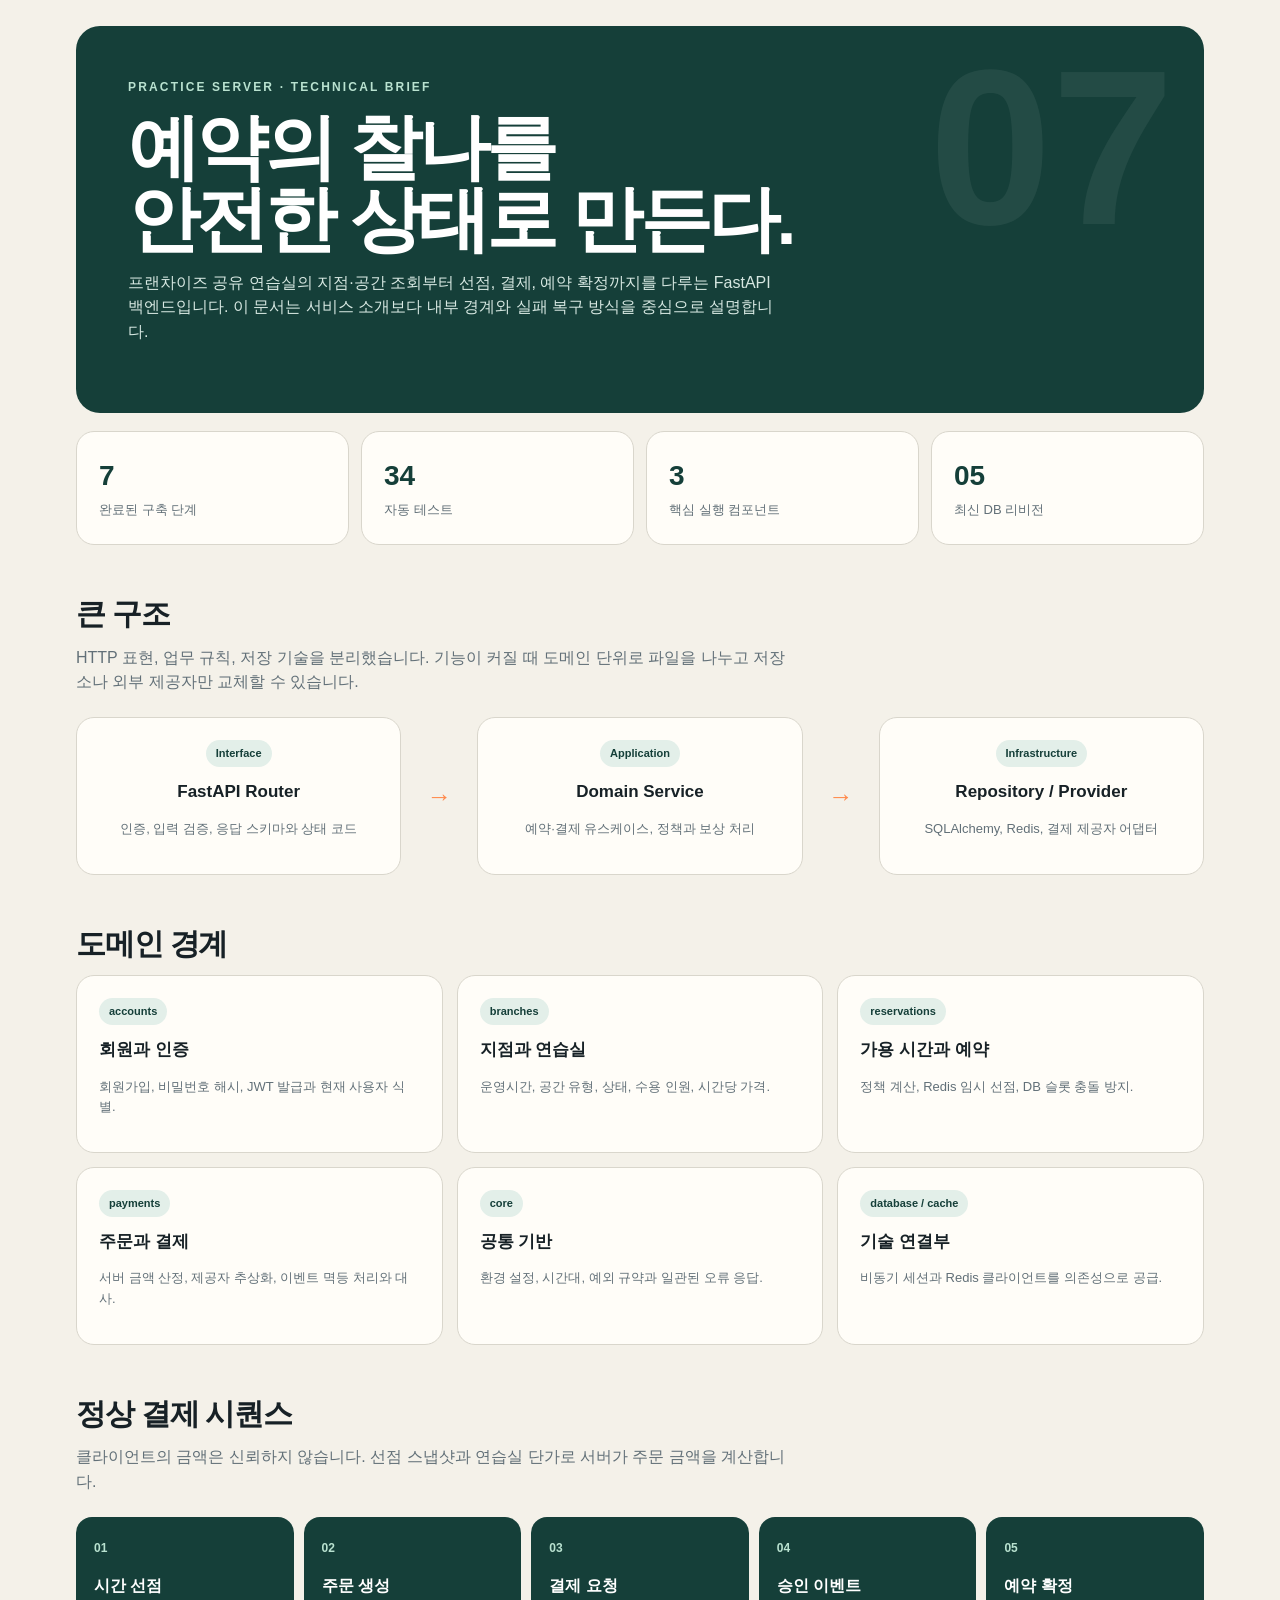
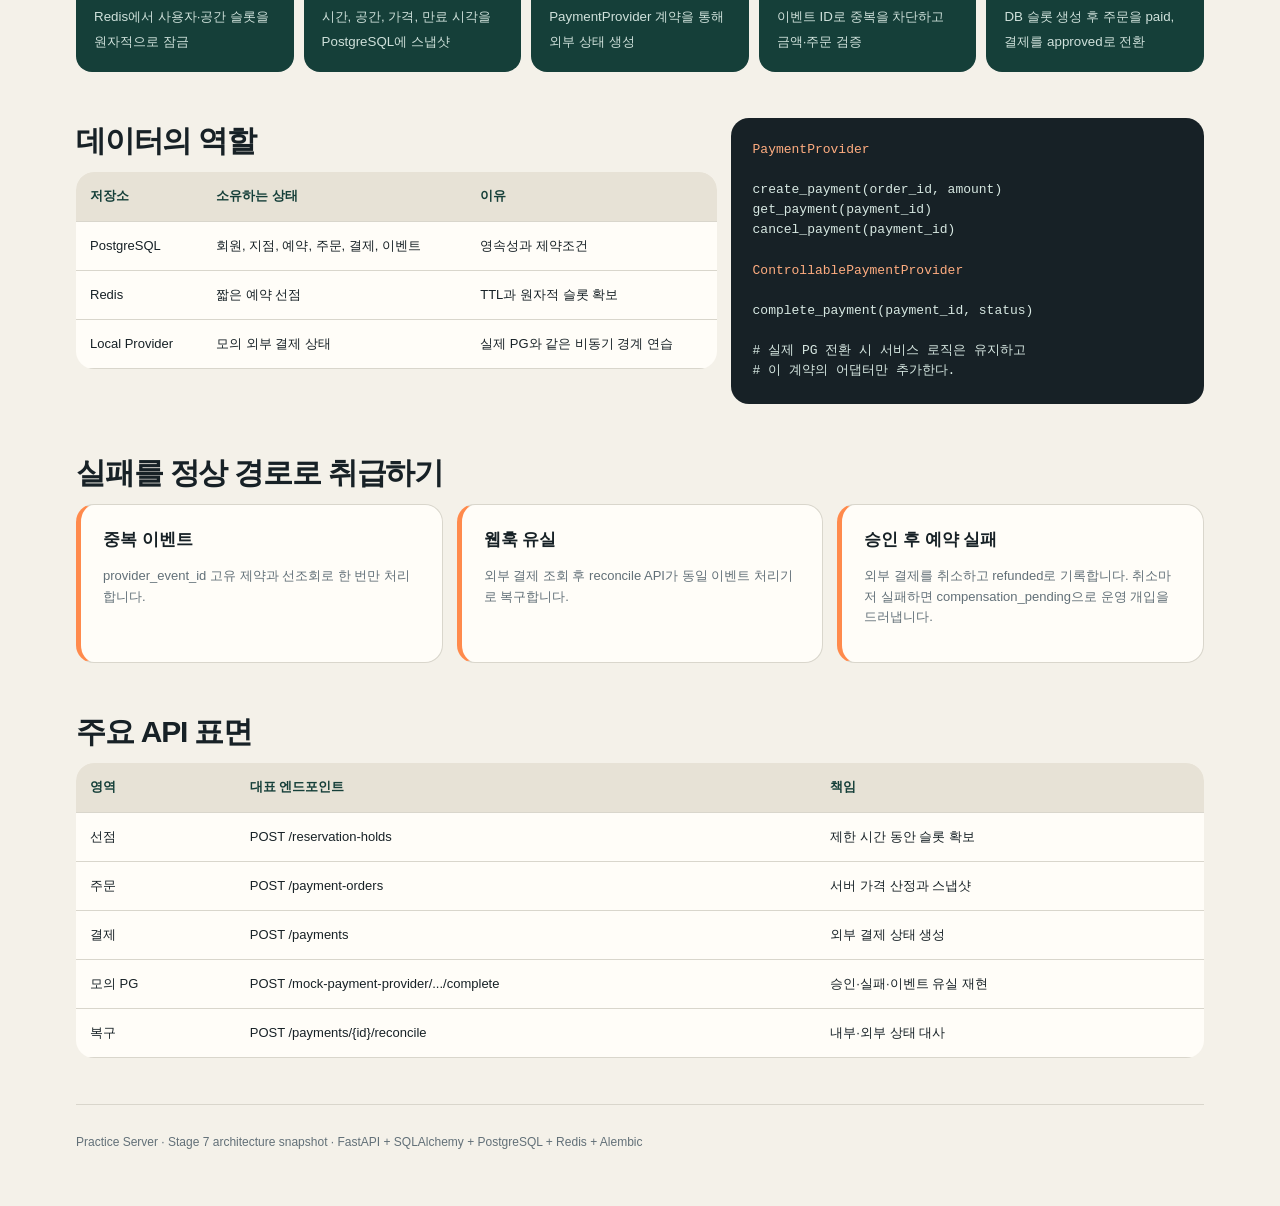
<file: artifacts/architecture.html>
<!doctype html><html lang="ko"><head><meta charset="utf-8"><meta name="viewport" content="width=device-width,initial-scale=1"><title>Practice Server — Architecture</title><style>
:root{--ink:#172126;--muted:#627078;--paper:#f4f1e9;--card:#fffdf8;--green:#153f39;--mint:#b9e2d0;--orange:#ff8a4c;--line:#d9d6cc}*{box-sizing:border-box}body{margin:0;background:var(--paper);color:var(--ink);font-family:Arial,"Noto Sans KR",sans-serif;line-height:1.55}.wrap{max-width:1180px;margin:auto;padding:26px}header{background:var(--green);color:white;border-radius:24px;padding:52px;position:relative;overflow:hidden}header:after{content:"07";position:absolute;right:30px;top:-48px;font-size:220px;font-weight:900;color:#ffffff10}.eyebrow{font-size:12px;letter-spacing:.18em;text-transform:uppercase;color:var(--mint);font-weight:700}h1{font-size:clamp(36px,6vw,72px);line-height:1;margin:14px 0;letter-spacing:-.05em;max-width:760px}header p{max-width:650px;color:#d7e8e2}.metrics{display:grid;grid-template-columns:repeat(4,1fr);gap:12px;margin:18px 0 38px}.metric,.card{background:var(--card);border:1px solid var(--line);border-radius:18px;padding:22px}.metric b{font-size:28px;color:var(--green);display:block}.metric span,.muted{color:var(--muted);font-size:13px}section{margin:46px 0}h2{font-size:30px;letter-spacing:-.04em;margin:0 0 8px}.lead{color:var(--muted);max-width:720px;margin:0 0 22px}.grid{display:grid;grid-template-columns:repeat(3,1fr);gap:14px}.card h3{margin:0 0 8px;font-size:17px}.tag{display:inline-block;background:#e3efe9;color:var(--green);border-radius:99px;padding:5px 10px;font-size:11px;font-weight:700;margin-bottom:12px}.stack{display:grid;grid-template-columns:1fr 60px 1fr 60px 1fr;align-items:stretch;gap:8px}.stack .card{text-align:center}.arrow{display:grid;place-items:center;color:var(--orange);font-size:25px}.flow{counter-reset:n;display:grid;grid-template-columns:repeat(5,1fr);gap:10px}.step{background:var(--green);color:white;border-radius:16px;padding:18px;min-height:140px}.step:before{counter-increment:n;content:"0" counter(n);color:var(--mint);font-weight:800;font-size:12px}.step b{display:block;margin:14px 0 6px}.step small{color:#cfe1db}.split{display:grid;grid-template-columns:1.15fr .85fr;gap:14px}.code{background:#172126;color:#d7e8e2;border-radius:18px;padding:22px;font-family:Consolas,monospace;font-size:13px;overflow:auto}.code em{color:#ffad80;font-style:normal}.table{width:100%;border-collapse:collapse;background:var(--card);border-radius:18px;overflow:hidden}.table th,.table td{text-align:left;padding:14px;border-bottom:1px solid var(--line);font-size:13px}.table th{background:#e7e2d6;color:var(--green)}.failure{border-left:5px solid var(--orange)}footer{border-top:1px solid var(--line);padding:28px 0;color:var(--muted);font-size:12px}@media(max-width:800px){header{padding:32px 24px}.metrics,.grid,.flow{grid-template-columns:1fr 1fr}.stack{grid-template-columns:1fr}.arrow{transform:rotate(90deg)}.split{grid-template-columns:1fr}}@media(max-width:520px){.wrap{padding:14px}.metrics,.grid,.flow{grid-template-columns:1fr}h1{font-size:42px}}
</style></head><body><div class="wrap"><header><div class="eyebrow">Practice Server · Technical Brief</div><h1>예약의 찰나를<br>안전한 상태로 만든다.</h1><p>프랜차이즈 공유 연습실의 지점·공간 조회부터 선점, 결제, 예약 확정까지를 다루는 FastAPI 백엔드입니다. 이 문서는 서비스 소개보다 내부 경계와 실패 복구 방식을 중심으로 설명합니다.</p></header>
<div class="metrics"><div class="metric"><b>7</b><span>완료된 구축 단계</span></div><div class="metric"><b>34</b><span>자동 테스트</span></div><div class="metric"><b>3</b><span>핵심 실행 컴포넌트</span></div><div class="metric"><b>05</b><span>최신 DB 리비전</span></div></div>
<section><h2>큰 구조</h2><p class="lead">HTTP 표현, 업무 규칙, 저장 기술을 분리했습니다. 기능이 커질 때 도메인 단위로 파일을 나누고 저장소나 외부 제공자만 교체할 수 있습니다.</p><div class="stack"><div class="card"><span class="tag">Interface</span><h3>FastAPI Router</h3><p class="muted">인증, 입력 검증, 응답 스키마와 상태 코드</p></div><div class="arrow">→</div><div class="card"><span class="tag">Application</span><h3>Domain Service</h3><p class="muted">예약·결제 유스케이스, 정책과 보상 처리</p></div><div class="arrow">→</div><div class="card"><span class="tag">Infrastructure</span><h3>Repository / Provider</h3><p class="muted">SQLAlchemy, Redis, 결제 제공자 어댑터</p></div></div></section>
<section><h2>도메인 경계</h2><div class="grid"><div class="card"><span class="tag">accounts</span><h3>회원과 인증</h3><p class="muted">회원가입, 비밀번호 해시, JWT 발급과 현재 사용자 식별.</p></div><div class="card"><span class="tag">branches</span><h3>지점과 연습실</h3><p class="muted">운영시간, 공간 유형, 상태, 수용 인원, 시간당 가격.</p></div><div class="card"><span class="tag">reservations</span><h3>가용 시간과 예약</h3><p class="muted">정책 계산, Redis 임시 선점, DB 슬롯 충돌 방지.</p></div><div class="card"><span class="tag">payments</span><h3>주문과 결제</h3><p class="muted">서버 금액 산정, 제공자 추상화, 이벤트 멱등 처리와 대사.</p></div><div class="card"><span class="tag">core</span><h3>공통 기반</h3><p class="muted">환경 설정, 시간대, 예외 규약과 일관된 오류 응답.</p></div><div class="card"><span class="tag">database / cache</span><h3>기술 연결부</h3><p class="muted">비동기 세션과 Redis 클라이언트를 의존성으로 공급.</p></div></div></section>
<section><h2>정상 결제 시퀀스</h2><p class="lead">클라이언트의 금액은 신뢰하지 않습니다. 선점 스냅샷과 연습실 단가로 서버가 주문 금액을 계산합니다.</p><div class="flow"><div class="step"><b>시간 선점</b><small>Redis에서 사용자·공간 슬롯을 원자적으로 잠금</small></div><div class="step"><b>주문 생성</b><small>시간, 공간, 가격, 만료 시각을 PostgreSQL에 스냅샷</small></div><div class="step"><b>결제 요청</b><small>PaymentProvider 계약을 통해 외부 상태 생성</small></div><div class="step"><b>승인 이벤트</b><small>이벤트 ID로 중복을 차단하고 금액·주문 검증</small></div><div class="step"><b>예약 확정</b><small>DB 슬롯 생성 후 주문을 paid, 결제를 approved로 전환</small></div></div></section>
<section><div class="split"><div><h2>데이터의 역할</h2><table class="table"><tr><th>저장소</th><th>소유하는 상태</th><th>이유</th></tr><tr><td>PostgreSQL</td><td>회원, 지점, 예약, 주문, 결제, 이벤트</td><td>영속성과 제약조건</td></tr><tr><td>Redis</td><td>짧은 예약 선점</td><td>TTL과 원자적 슬롯 확보</td></tr><tr><td>Local Provider</td><td>모의 외부 결제 상태</td><td>실제 PG와 같은 비동기 경계 연습</td></tr></table></div><div class="code"><em>PaymentProvider</em><br><br>create_payment(order_id, amount)<br>get_payment(payment_id)<br>cancel_payment(payment_id)<br><br><em>ControllablePaymentProvider</em><br><br>complete_payment(payment_id, status)<br><br># 실제 PG 전환 시 서비스 로직은 유지하고<br># 이 계약의 어댑터만 추가한다.</div></div></section>
<section><h2>실패를 정상 경로로 취급하기</h2><div class="grid"><div class="card failure"><h3>중복 이벤트</h3><p class="muted">provider_event_id 고유 제약과 선조회로 한 번만 처리합니다.</p></div><div class="card failure"><h3>웹훅 유실</h3><p class="muted">외부 결제 조회 후 reconcile API가 동일 이벤트 처리기로 복구합니다.</p></div><div class="card failure"><h3>승인 후 예약 실패</h3><p class="muted">외부 결제를 취소하고 refunded로 기록합니다. 취소마저 실패하면 compensation_pending으로 운영 개입을 드러냅니다.</p></div></div></section>
<section><h2>주요 API 표면</h2><table class="table"><tr><th>영역</th><th>대표 엔드포인트</th><th>책임</th></tr><tr><td>선점</td><td>POST /reservation-holds</td><td>제한 시간 동안 슬롯 확보</td></tr><tr><td>주문</td><td>POST /payment-orders</td><td>서버 가격 산정과 스냅샷</td></tr><tr><td>결제</td><td>POST /payments</td><td>외부 결제 상태 생성</td></tr><tr><td>모의 PG</td><td>POST /mock-payment-provider/.../complete</td><td>승인·실패·이벤트 유실 재현</td></tr><tr><td>복구</td><td>POST /payments/{id}/reconcile</td><td>내부·외부 상태 대사</td></tr></table></section>
<footer>Practice Server · Stage 7 architecture snapshot · FastAPI + SQLAlchemy + PostgreSQL + Redis + Alembic</footer></div></body></html>
</file>
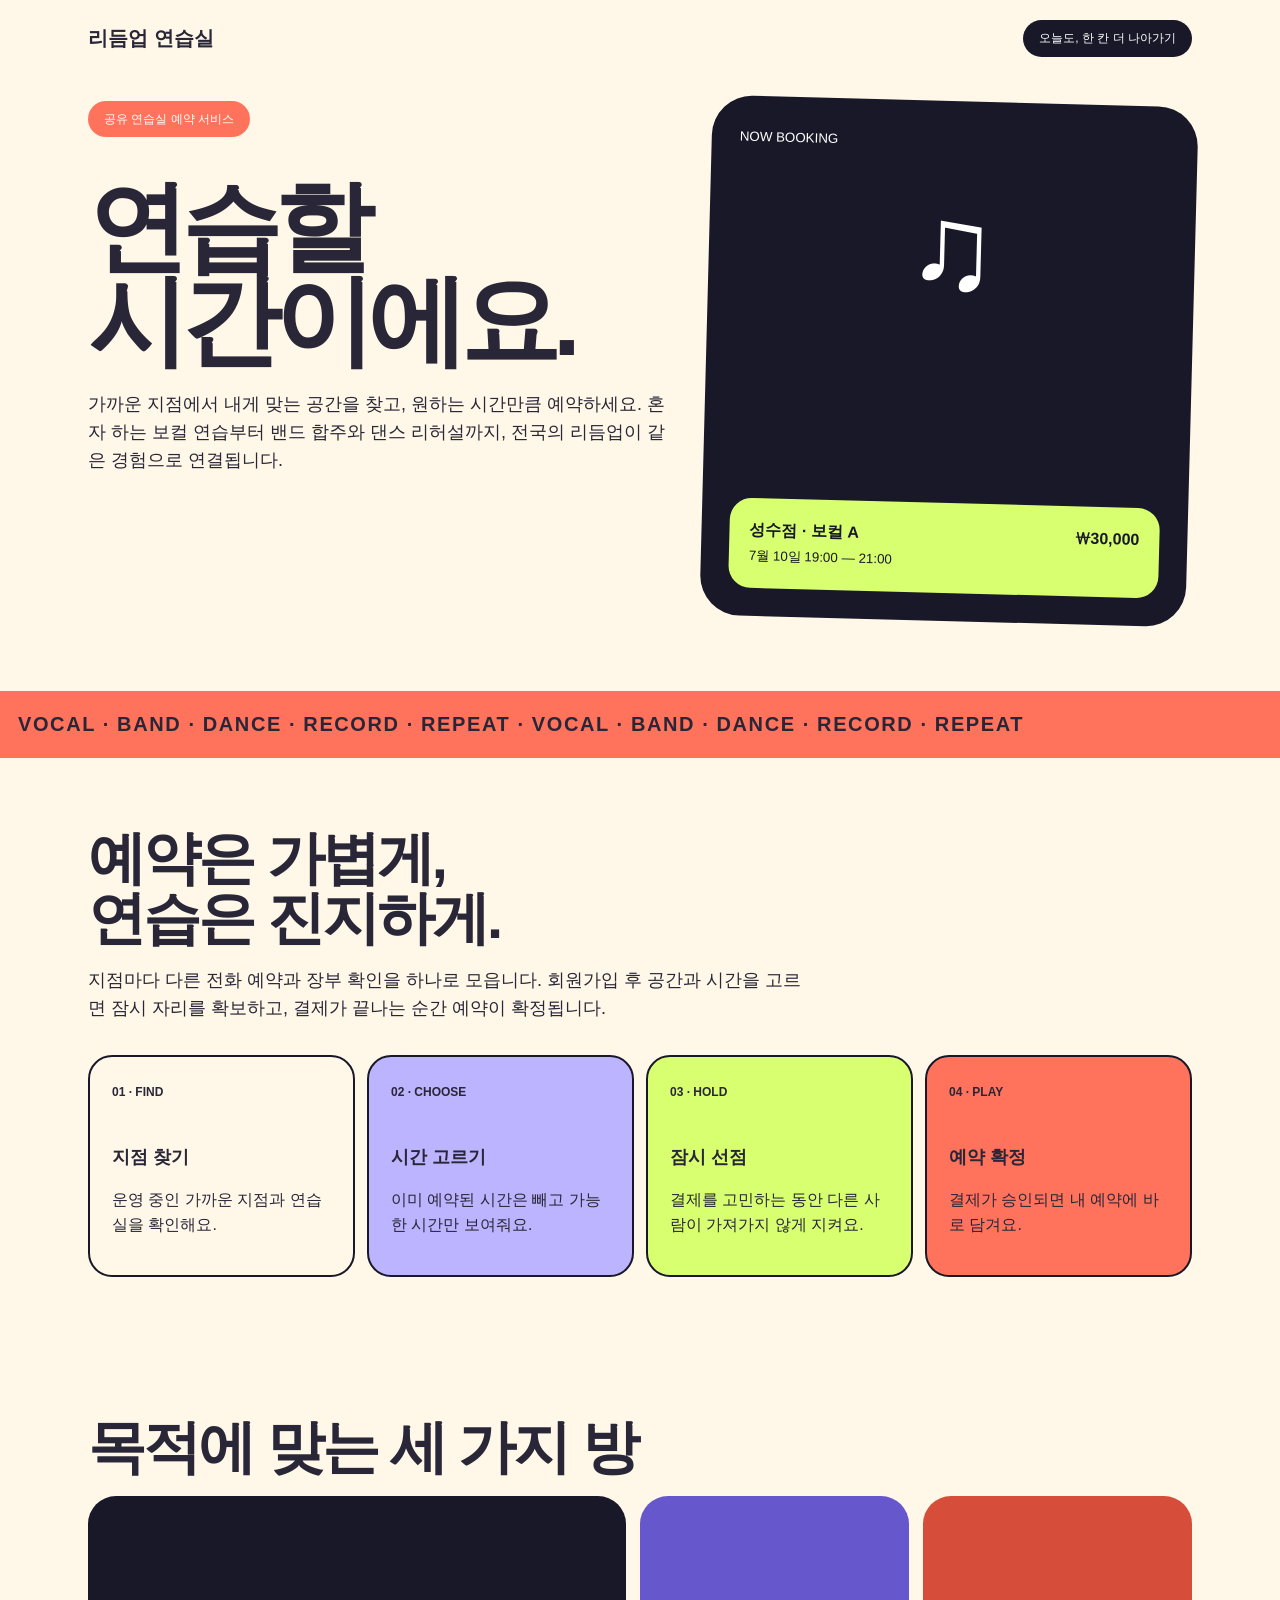
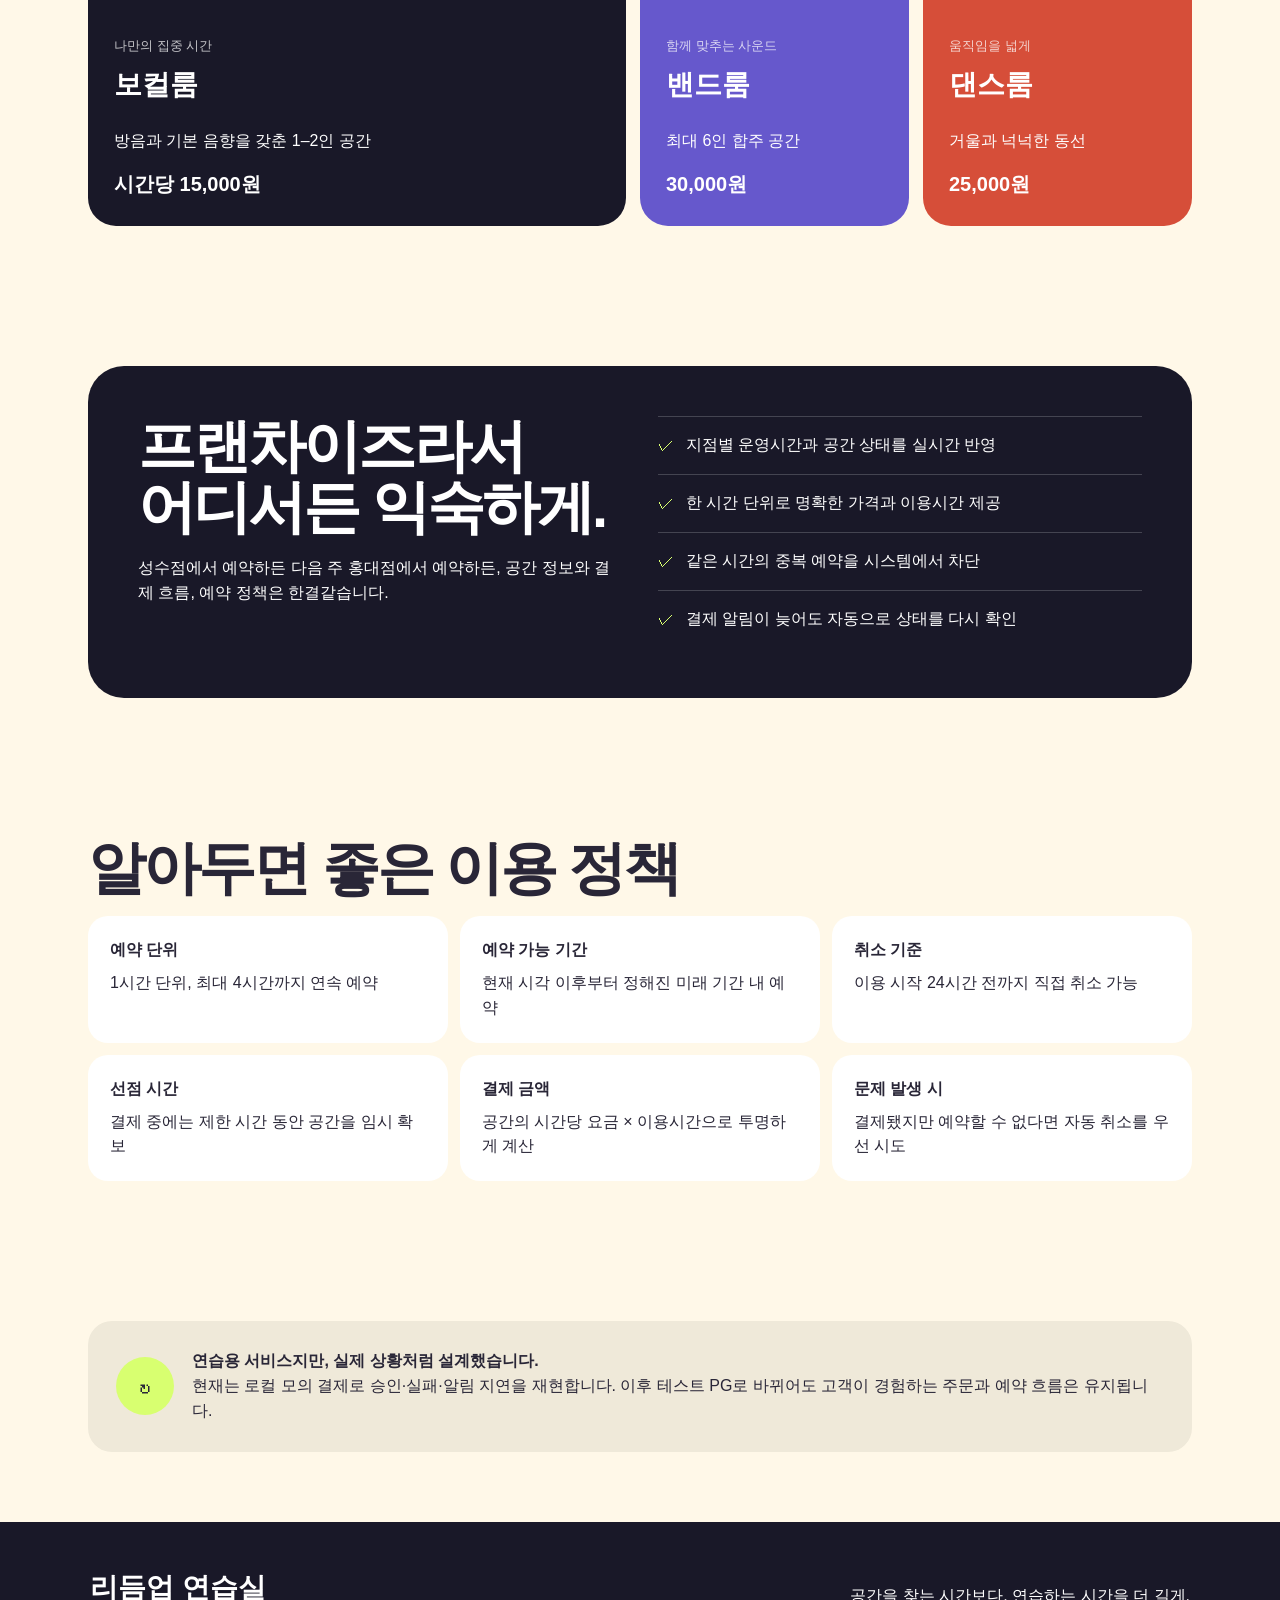
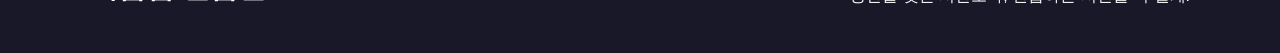
<file: artifacts/service.html>
<!doctype html><html lang="ko"><head><meta charset="utf-8"><meta name="viewport" content="width=device-width,initial-scale=1"><title>리듬업 연습실</title><style>
:root{--night:#191828;--cream:#fff8e8;--lime:#d8ff70;--coral:#ff735d;--lav:#bcb4ff;--ink:#292637}*{box-sizing:border-box}body{margin:0;background:var(--cream);color:var(--ink);font-family:Arial,"Noto Sans KR",sans-serif;line-height:1.55}.nav{max-width:1160px;margin:auto;padding:20px 28px;display:flex;justify-content:space-between;align-items:center}.logo{font-weight:900;font-size:20px}.pill{background:var(--night);color:white;padding:9px 16px;border-radius:99px;font-size:12px}.hero{max-width:1160px;margin:auto;padding:24px 28px 70px;display:grid;grid-template-columns:1.1fr .9fr;gap:24px}.hero h1{font-size:clamp(50px,8vw,100px);line-height:.94;letter-spacing:-.07em;margin:42px 0 24px}.hero p{font-size:18px;max-width:590px}.visual{background:var(--night);border-radius:40px;min-height:520px;padding:28px;color:white;display:flex;flex-direction:column;justify-content:space-between;transform:rotate(1.5deg)}.visual .note{font-size:120px;text-align:center}.ticket{background:var(--lime);color:var(--night);border-radius:22px;padding:20px;display:flex;justify-content:space-between}.strip{background:var(--coral);padding:18px;overflow:hidden;white-space:nowrap;font-weight:900;font-size:20px;letter-spacing:.08em}.wrap{max-width:1160px;margin:auto;padding:70px 28px}h2{font-size:clamp(34px,5vw,58px);letter-spacing:-.05em;line-height:1.05;margin:0 0 18px}.lead{font-size:18px;max-width:720px}.journey{display:grid;grid-template-columns:repeat(4,1fr);gap:12px;margin-top:32px}.step{border:2px solid var(--night);border-radius:24px;padding:22px;min-height:200px}.step b{display:block;font-size:18px;margin:40px 0 8px}.step span{font-size:12px;font-weight:800}.step:nth-child(2){background:var(--lav)}.step:nth-child(3){background:var(--lime)}.step:nth-child(4){background:var(--coral)}.rooms{display:grid;grid-template-columns:2fr 1fr 1fr;gap:14px}.room{min-height:330px;border-radius:28px;padding:26px;color:white;background:var(--night);display:flex;flex-direction:column;justify-content:flex-end}.room:nth-child(2){background:#6658cc}.room:nth-child(3){background:#d64e39}.room small{opacity:.75}.room h3{font-size:28px;margin:6px 0}.room strong{font-size:20px}.promise{background:var(--night);color:white;border-radius:36px;padding:50px;display:grid;grid-template-columns:1fr 1fr;gap:36px}.promise ul{list-style:none;padding:0;margin:0}.promise li{border-top:1px solid #ffffff30;padding:16px 0}.promise li:before{content:"✓";color:var(--lime);margin-right:12px}.policy{display:grid;grid-template-columns:repeat(3,1fr);gap:12px}.policy div{background:white;border-radius:20px;padding:22px}.policy b{display:block;margin-bottom:8px}.tech{background:#efe9d9;border-radius:24px;padding:28px;display:flex;gap:18px;align-items:center}.tech i{font-style:normal;background:var(--lime);border-radius:50%;width:58px;height:58px;display:grid;place-items:center;font-size:24px;flex:none}footer{background:var(--night);color:white;padding:44px 28px}.foot{max-width:1100px;margin:auto;display:flex;justify-content:space-between;align-items:end}.foot b{font-size:28px}@media(max-width:800px){.hero{grid-template-columns:1fr}.visual{min-height:390px}.journey,.policy{grid-template-columns:1fr 1fr}.rooms{grid-template-columns:1fr}.room{min-height:240px}.promise{grid-template-columns:1fr}}@media(max-width:520px){.journey,.policy{grid-template-columns:1fr}.hero,.wrap{padding-left:18px;padding-right:18px}.promise{padding:28px}.foot{display:block}}
</style></head><body><nav class="nav"><div class="logo">리듬업 연습실</div><div class="pill">오늘도, 한 칸 더 나아가기</div></nav><main><section class="hero"><div><div class="pill" style="display:inline-block;background:var(--coral)">공유 연습실 예약 서비스</div><h1>연습할<br>시간이에요.</h1><p>가까운 지점에서 내게 맞는 공간을 찾고, 원하는 시간만큼 예약하세요. 혼자 하는 보컬 연습부터 밴드 합주와 댄스 리허설까지, 전국의 리듬업이 같은 경험으로 연결됩니다.</p></div><div class="visual"><div><small>NOW BOOKING</small><div class="note">♫</div></div><div class="ticket"><div><b>성수점 · 보컬 A</b><br><small>7월 10일 19:00 — 21:00</small></div><strong>₩30,000</strong></div></div></section><div class="strip">VOCAL · BAND · DANCE · RECORD · REPEAT · VOCAL · BAND · DANCE · RECORD · REPEAT</div>
<section class="wrap"><h2>예약은 가볍게,<br>연습은 진지하게.</h2><p class="lead">지점마다 다른 전화 예약과 장부 확인을 하나로 모읍니다. 회원가입 후 공간과 시간을 고르면 잠시 자리를 확보하고, 결제가 끝나는 순간 예약이 확정됩니다.</p><div class="journey"><div class="step"><span>01 · FIND</span><b>지점 찾기</b><p>운영 중인 가까운 지점과 연습실을 확인해요.</p></div><div class="step"><span>02 · CHOOSE</span><b>시간 고르기</b><p>이미 예약된 시간은 빼고 가능한 시간만 보여줘요.</p></div><div class="step"><span>03 · HOLD</span><b>잠시 선점</b><p>결제를 고민하는 동안 다른 사람이 가져가지 않게 지켜요.</p></div><div class="step"><span>04 · PLAY</span><b>예약 확정</b><p>결제가 승인되면 내 예약에 바로 담겨요.</p></div></div></section>
<section class="wrap"><h2>목적에 맞는 세 가지 방</h2><div class="rooms"><div class="room"><small>나만의 집중 시간</small><h3>보컬룸</h3><p>방음과 기본 음향을 갖춘 1–2인 공간</p><strong>시간당 15,000원</strong></div><div class="room"><small>함께 맞추는 사운드</small><h3>밴드룸</h3><p>최대 6인 합주 공간</p><strong>30,000원</strong></div><div class="room"><small>움직임을 넓게</small><h3>댄스룸</h3><p>거울과 넉넉한 동선</p><strong>25,000원</strong></div></div></section>
<section class="wrap"><div class="promise"><div><h2>프랜차이즈라서<br>어디서든 익숙하게.</h2><p>성수점에서 예약하든 다음 주 홍대점에서 예약하든, 공간 정보와 결제 흐름, 예약 정책은 한결같습니다.</p></div><ul><li>지점별 운영시간과 공간 상태를 실시간 반영</li><li>한 시간 단위로 명확한 가격과 이용시간 제공</li><li>같은 시간의 중복 예약을 시스템에서 차단</li><li>결제 알림이 늦어도 자동으로 상태를 다시 확인</li></ul></div></section>
<section class="wrap"><h2>알아두면 좋은 이용 정책</h2><div class="policy"><div><b>예약 단위</b><span>1시간 단위, 최대 4시간까지 연속 예약</span></div><div><b>예약 가능 기간</b><span>현재 시각 이후부터 정해진 미래 기간 내 예약</span></div><div><b>취소 기준</b><span>이용 시작 24시간 전까지 직접 취소 가능</span></div><div><b>선점 시간</b><span>결제 중에는 제한 시간 동안 공간을 임시 확보</span></div><div><b>결제 금액</b><span>공간의 시간당 요금 × 이용시간으로 투명하게 계산</span></div><div><b>문제 발생 시</b><span>결제됐지만 예약할 수 없다면 자동 취소를 우선 시도</span></div></div></section>
<section class="wrap"><div class="tech"><i>↻</i><div><b>연습용 서비스지만, 실제 상황처럼 설계했습니다.</b><br><span>현재는 로컬 모의 결제로 승인·실패·알림 지연을 재현합니다. 이후 테스트 PG로 바뀌어도 고객이 경험하는 주문과 예약 흐름은 유지됩니다.</span></div></div></section></main><footer><div class="foot"><b>리듬업 연습실</b><span>공간을 찾는 시간보다, 연습하는 시간을 더 길게.</span></div></footer></body></html>
</file>
